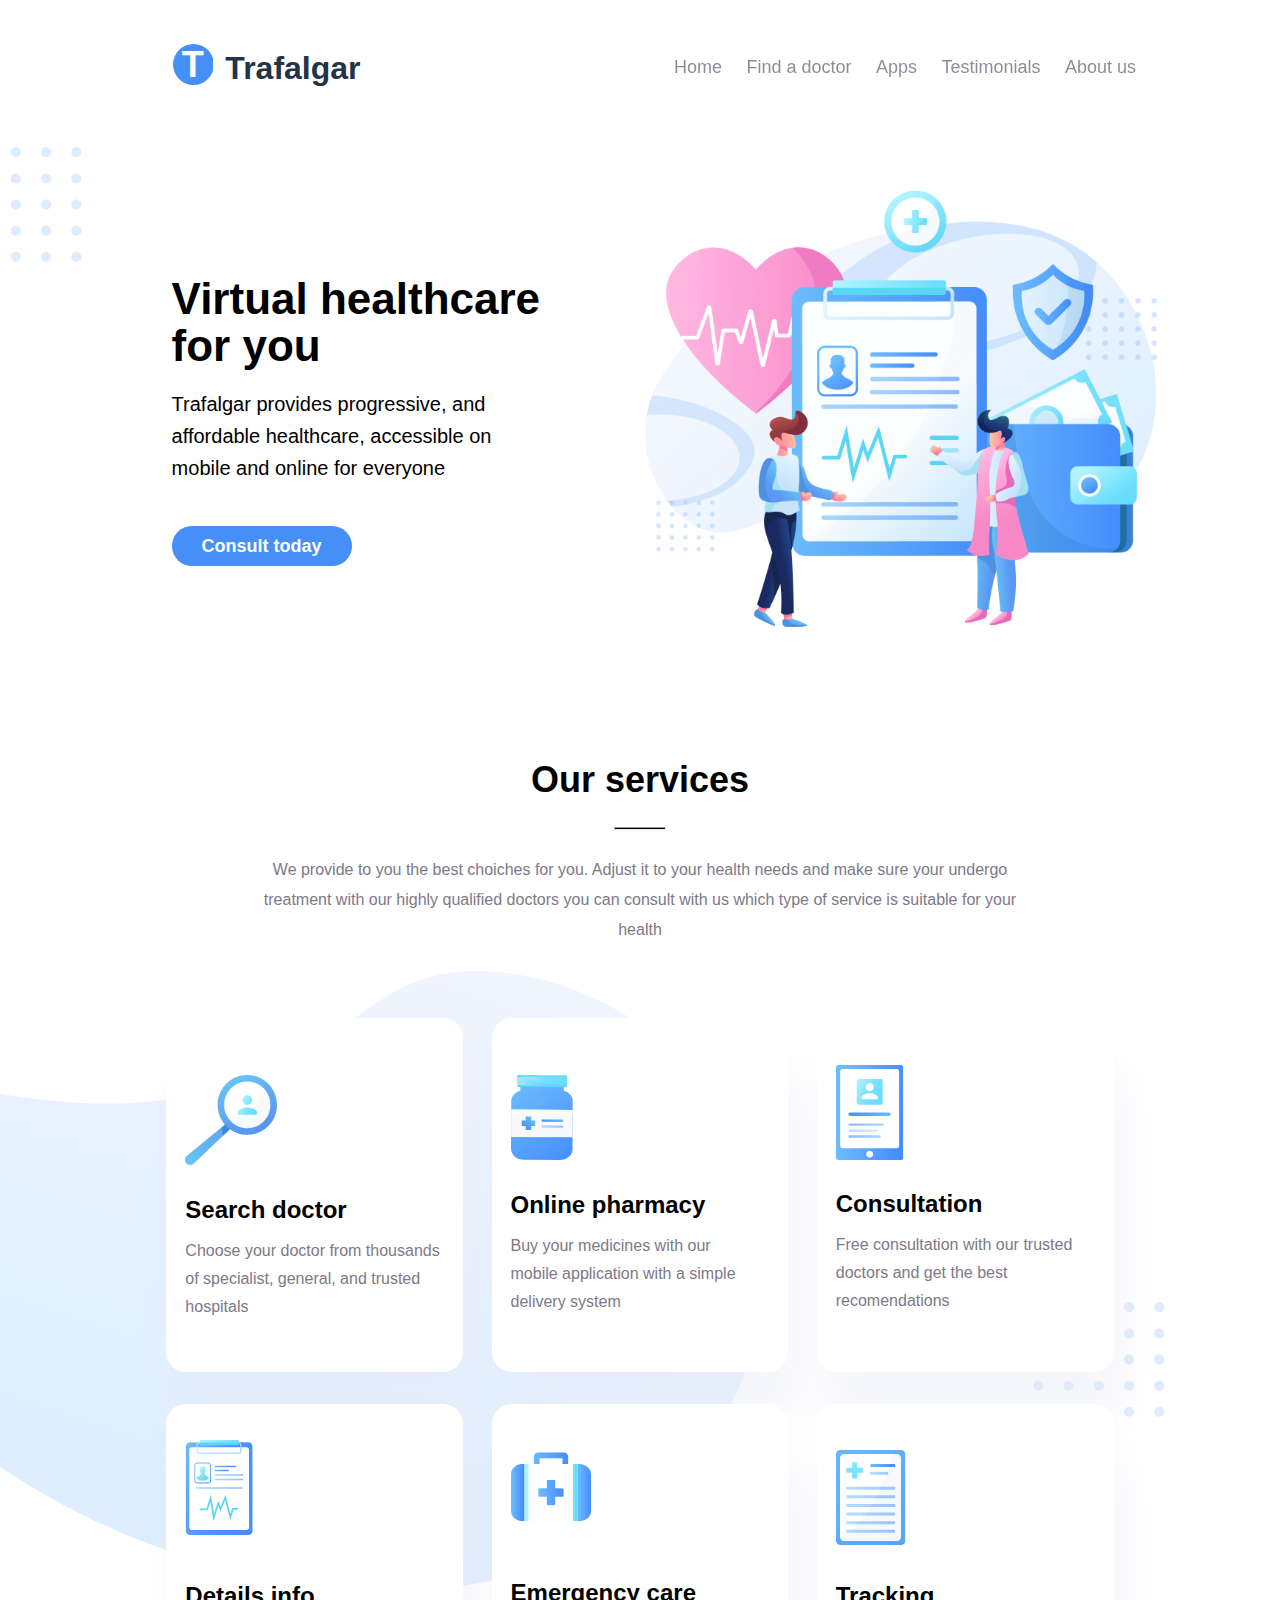
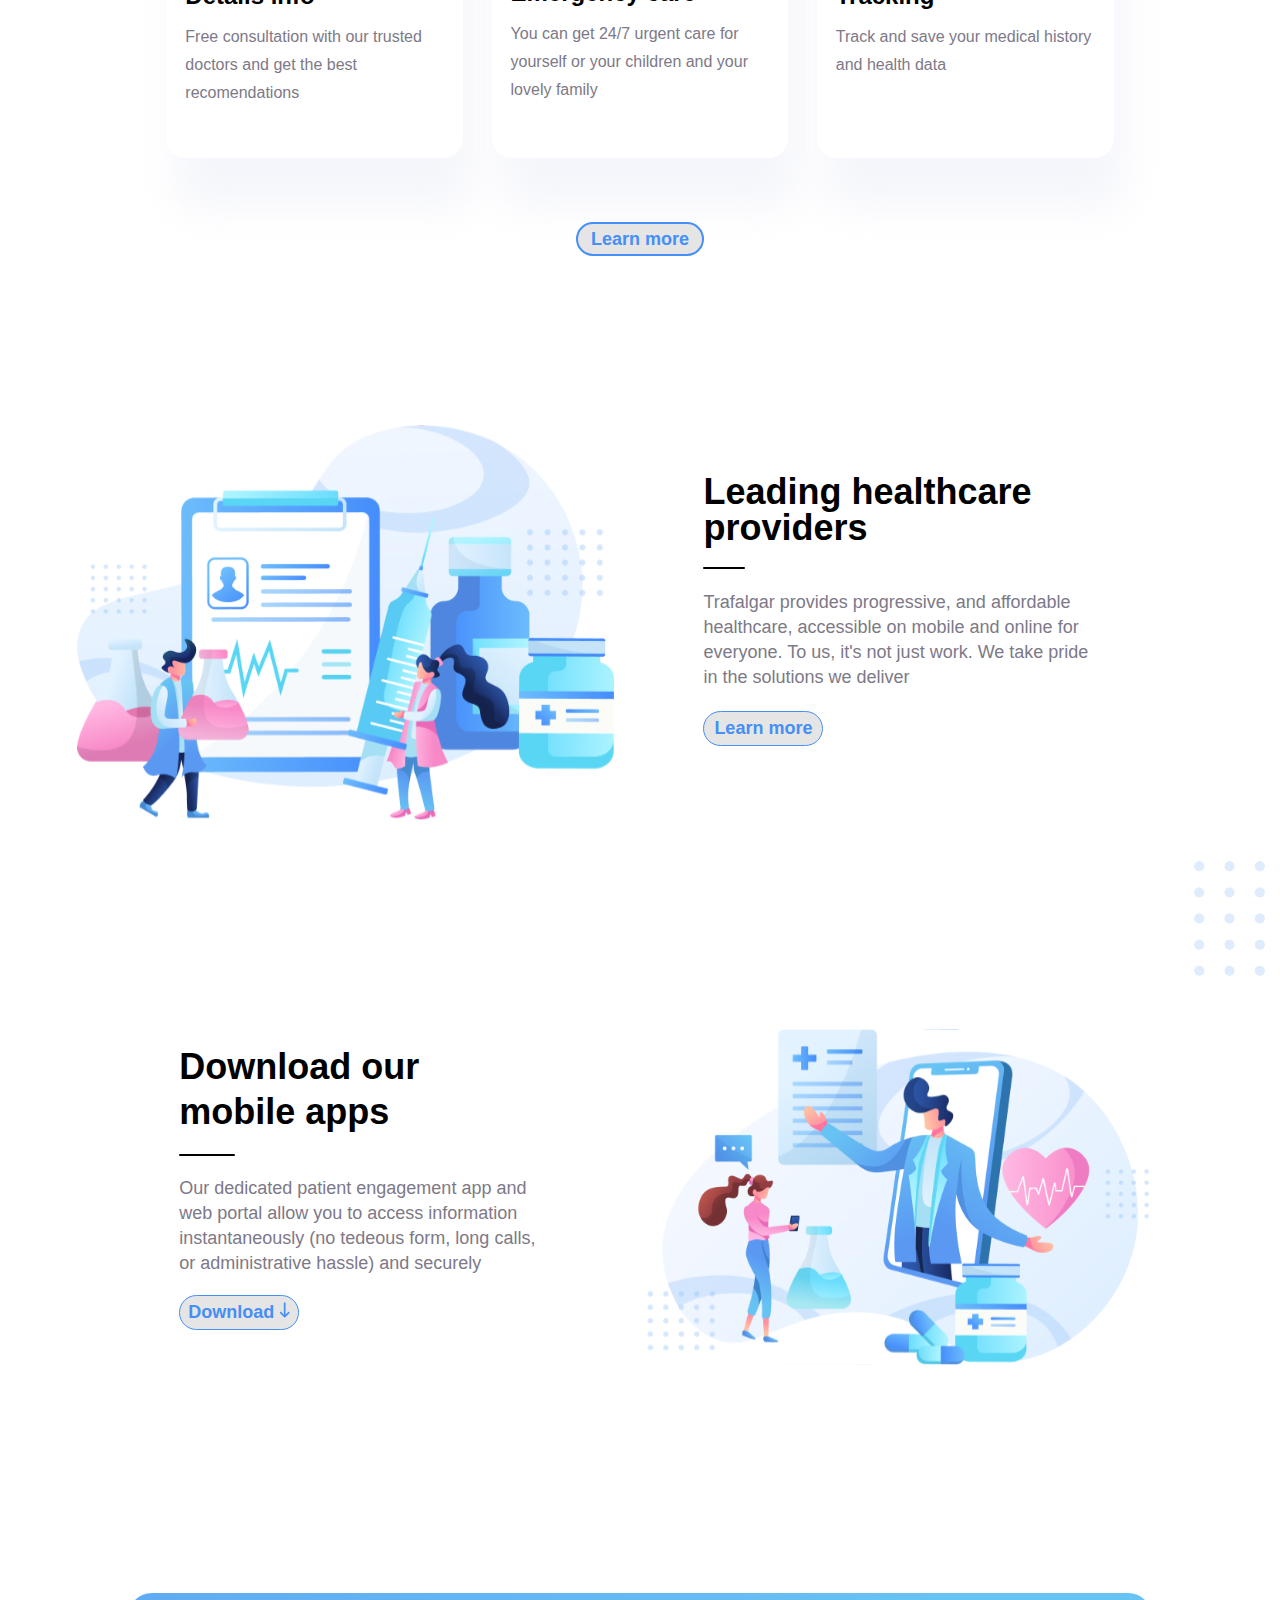
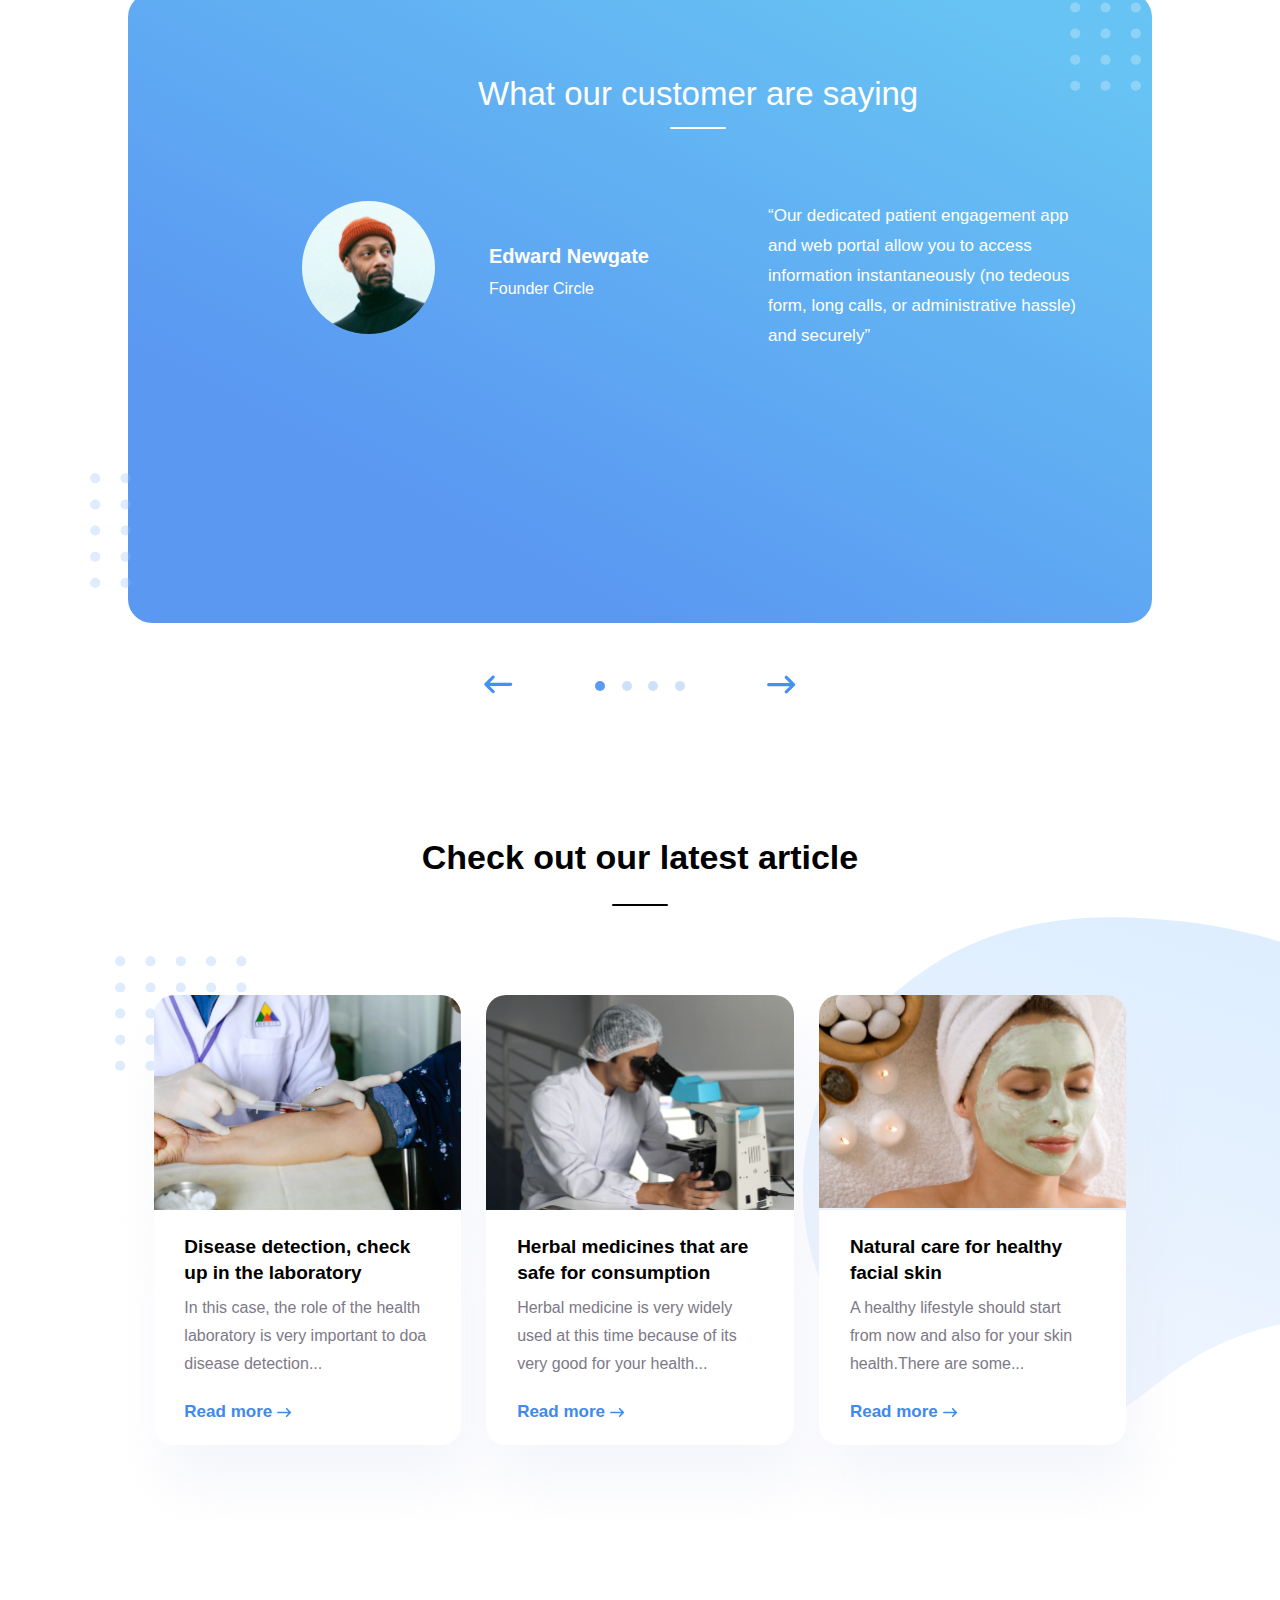
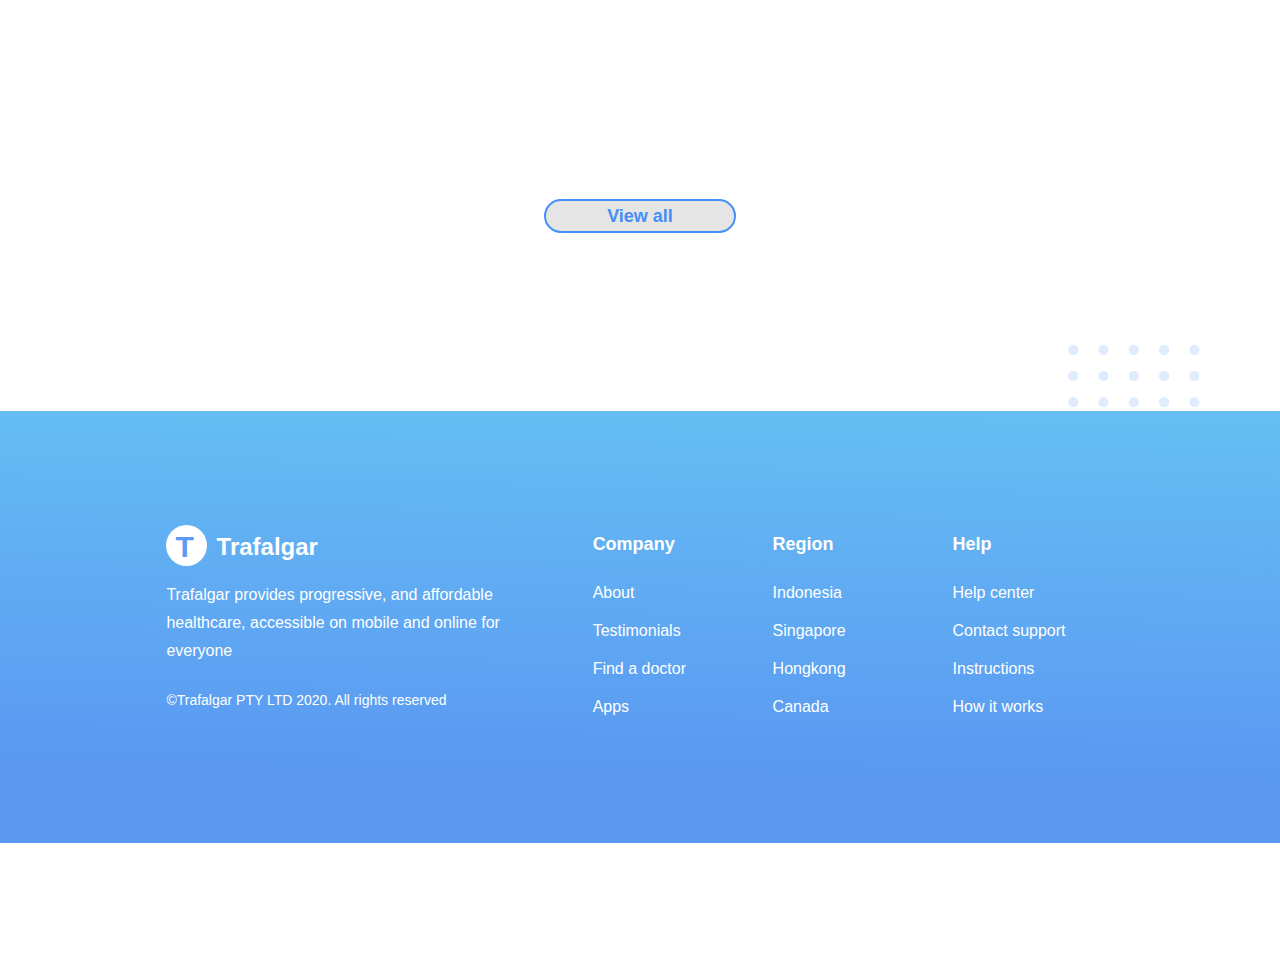
<file: index.html>
<!DOCTYPE html>
<html lang="en">
<head>
    <meta charset="UTF-8">
    <meta http-equiv="X-UA-Compatible" content="IE=edge">
    <meta name="viewport" content="width=device-width, initial-scale=1.0">
    <title>Trafalgar</title>
    <link rel="shortcut icon" href="./Images/HERO/favicon.svg" type="image/x-icon">
    <link rel="stylesheet" href="./index.css">   
</head>
<body>
    <nav>
     <div class="logocont">
      <h2>T</h2>
     </div>
      <h1>Trafalgar</h1>
        <div class="menu">
            <label for="toggle">&#9776;</label>
            <input type="checkbox" id="toggle">
            <div class="clicklinks">
                <a href="#"><span class="span1">Home</span></a>
                <a href="./signup.html" target="_blank">Find a doctor</a>
                <a href="#">Apps</a>
                <a href="#">Testimonials</a>
                <a href="#">About us</a>
            </div>
        </div>
    </nav>
    <header>
        <div class="heroelement">
            <img src="./Images/HERO/heroelement.svg" alt="element">
        </div>
        <div class="herocontent">
            <h1>Virtual healthcare for you</h1>
            <p>Trafalgar provides progressive, and affordable healthcare, accessible on mobile and online for everyone</p>
            <button> <a href="./signup.html" target="_blank">Consult today</a></button>
        </div>
        <div class="heroimg">
            <img src="./Images/HERO/heroimage.svg" alt="hero image">
        </div>
    </header>
    <div class="subheader">
        <h2>Our services</h2>
        <hr>
        <p>We provide to you the best choiches for you. Adjust it to your health needs and make sure your undergo treatment with our highly qualified doctors you can consult with us which type of service is suitable for your health</p>
    </div>
    <div class="pre1sec">
        <section class="section1">
            <div class="subsec1">
                <div class="search">
                    <img src="./Images/SEC1/searchdoctorframe.svg" alt="search frame">
                    <h4>Search doctor</h4>
                    <p>Choose your doctor from thousands<br>of specialist, general, and trusted hospitals</p>
                </div>
                <div class="online">
                    <img src="./Images/SEC1/onlinepharmacyframe.svg" alt="pharmacy frame">
                    <h4>Online pharmacy</h4>
                    <p>Buy  your medicines with our<br> mobile application with a simple<br> delivery system</p>
                </div>
                <div class="consult">
                    <img src="./Images/SEC1/consultationframe.svg" alt="consultation frame">
                    <h4>Consultation</h4>
                    <p>Free consultation with our trusted doctors and get the best<br> recomendations</p>
                </div>
            </div>
            <div class="subsec12">
                <div class="data">
                    <img src="./Images/SEC1/detainfo.svg" alt="detail">
                    <h4>Details info</h4>
                    <p>Free consultation with our trusted doctors and get the best<br> recomendations</p>
                </div>
                <div class="gencare">
                    <img src="./Images/SEC1/Emergcare.svg" alt="emergency">
                    <h4>Emergency care</h4>
                    <p>You can get 24/7 urgent care for<br> yourself or your children and your<br> lovely family</p>
                </div>
                <div class="trak">
                    <img src="./Images/SEC1/Track.svg" alt="Tracking">
                    <h4>Tracking</h4>
                    <p>Track and save your medical history<br> and health data </p>
                </div>
            </div>
            <div class="subsec12butt">
                <button> <a href="./signup.html" target="_blank">Learn more</a></button>
            </div>
        </section>
    </div>
    <section class="section2">
        <div class="sec2imgcont">
            <img src="./Images/SEC1/onlyimg1s2.svg" alt="image">
        </div>
        <div class="sec2content">
            <h3>Leading healthcare<br> providers</h3>
            <hr>
            <p>Trafalgar provides progressive, and affordable healthcare, accessible on mobile and online for everyone. To us, it's not just work. We take pride<br> in the solutions we deliver</p>
            <button><a href="./signup.html" target="_blank"> Learn more</a></button>
        </div>
    </section>
    <div class="subsec21">
        <img src="./Images/SEC1/elements1s2.svg" alt="elements">
    </div>
    <section class="section3">
        <div class="subsec31">
            <h3>Download our<br> mobile apps</h3>
            <hr>
            <p>Our dedicated patient engagement app and<br> web portal allow you to access information<br> instantaneously (no tedeous form, long calls,<br> or administrative hassle) and securely</p>
            <button>
                Download
                <img src="./Images/SEC1/arrowdown1s3.svg" alt="arrow">
            </button>
        </div>
        <div class="subsec32">
            <img src="./Images/SEC1/trafalgar-illustration1s3.svg" alt="image">
        </div>
    </section>
    <div class="presec4">
        <section class="section4"> 
            <div class="undertext">
            <h3>What our customer are saying</h3>
            <hr>
            </div>
            <img id="firstele" src="./Images/SEC1/element1s4.svg" alt="eee22">
            <div class="subsec4">
                <div class="subsec4img">
                    <img src="./Images/SEC1/profileimg1s4.svg" alt="profile photo">
                </div> 
                <div class="ednew">
                    <h5>Edward Newgate</h5>
                    <p>Founder Circle</p>
                </div>
                <div class="dedour">
                    <p>“Our dedicated patient engagement app and web portal allow you to access information instantaneously (no tedeous form, long calls, or administrative hassle) and securely”</p>
                </div>
            </div>
        </section>   
        <div class="prosec404"></div>
    </div>
    <div class="subsec041">
        <div>
            <img src="./Images/SEC1/arrowback1s4.svg" alt="aaa">
        </div>
        <div class="arrows">
            <img src="./Images/SEC1/Ellipse1s4.svg" alt="ee1">
            <img src="./Images/SEC1/Ellipse2s4.svg" alt="ee2">
            <img src="./Images/SEC1/Ellipse3s4.svg" alt="ee3">
            <img src="./Images/SEC1/Ellipse4s4.svg" alt="ee4">
        </div>
        <div>
            <img src="./Images/SEC1/arrowfront1s4.svg" alt="aff">
        </div>    
    </div>
    <div class="subsec042">
        <h2>Check out our latest article</h2>
        <hr>
    </div>
    <div class="subsec05">
        <section class="section05">
            <div >
                <div class="imgcont">
                    <div>
                        <img src="./Images/SEC1/image1s5.svg" alt="sh">
                    </div>
                    <div>
                        <img src="./Images/SEC1/image2s5.svg" alt="wy">
                    </div>
                    <div>
                        <img src="./Images/SEC1/image3s5.svg" alt="hy">
                    </div>
                </div>
                <div class="txtcont">
                    <div>
                        <div class="disdec">
                            <h5>Disease detection, check up in the laboratory</h5>
                            <p>In this case, the role of the health laboratory is very important to doa disease detection...</p>
                            <button>
                                Read more
                                <img src="./Images/SEC1/fowardarrow1s5.svg" alt="">
                            </button>
                        </div>
                    </div>
                    <div>
                        <div class="herbmed">
                            <h5>Herbal medicines that are safe for consumption</h5>
                            <p>Herbal medicine is very widely used at this time because of its very good for your health...</p>
                            <button>
                                Read more
                                <img src="./Images/SEC1/fowardarrow1s5.svg" alt="">
                            </button>
                        </div>
                    </div>   
                    <div> 
                        <div class="natcare">
                            <h5>Natural care for healthy facial skin</h5>
                            <p>A healthy lifestyle should start from now and also for your skin health.There are some...</p>
                            <button>
                                Read more
                                <img src="./Images/SEC1/fowardarrow1s5.svg" alt="">
                            </button>
                        </div>    
                    </div>
                </div>
            </div>
        </section>
    </div>
    <div class="subsec115">
        <button>View all</button>
    </div>
    <div class="prelastsec"></div>
    <section class="lastsec">
            <div class="lastsec016">
                <div class="sublastsec06">
                    <div class="lastsec036">
                        <h4>T</h4>
                        <h5>Trafalgar</h5>
                    </div>
                    <p>Trafalgar provides progressive, and affordable healthcare, accessible on mobile and online for everyone</p>
                    <p>©Trafalgar PTY LTD 2020. All rights reserved</p>
                </div>
                <div class="companycont">
                    <h6>Company</h6>
                    <p>About</p>
                    <p>Testimonials</p>
                    <p> Find a doctor</p>
                    <p>Apps</p>
                </div>
                <div class="regioncont">
                    <h6>Region</h6>
                    <p>Indonesia</p>
                    <p> Singapore</p>
                    <p>Hongkong</p>
                    <p>Canada</p>
                </div>
                <div class="helpcont">
                    <h6>Help</h6>
                    <p>Help center</p>
                    <p>Contact support</p>
                    <p>Instructions</p>
                    <p>How it works</p>
                </div>
            </div>
            <img src="./Images/SEC1/elements2s6.svg" alt="kkk">
    </section>
    <script>
        alert("Hello, World")
    </script>
</body>
</html>
</file>
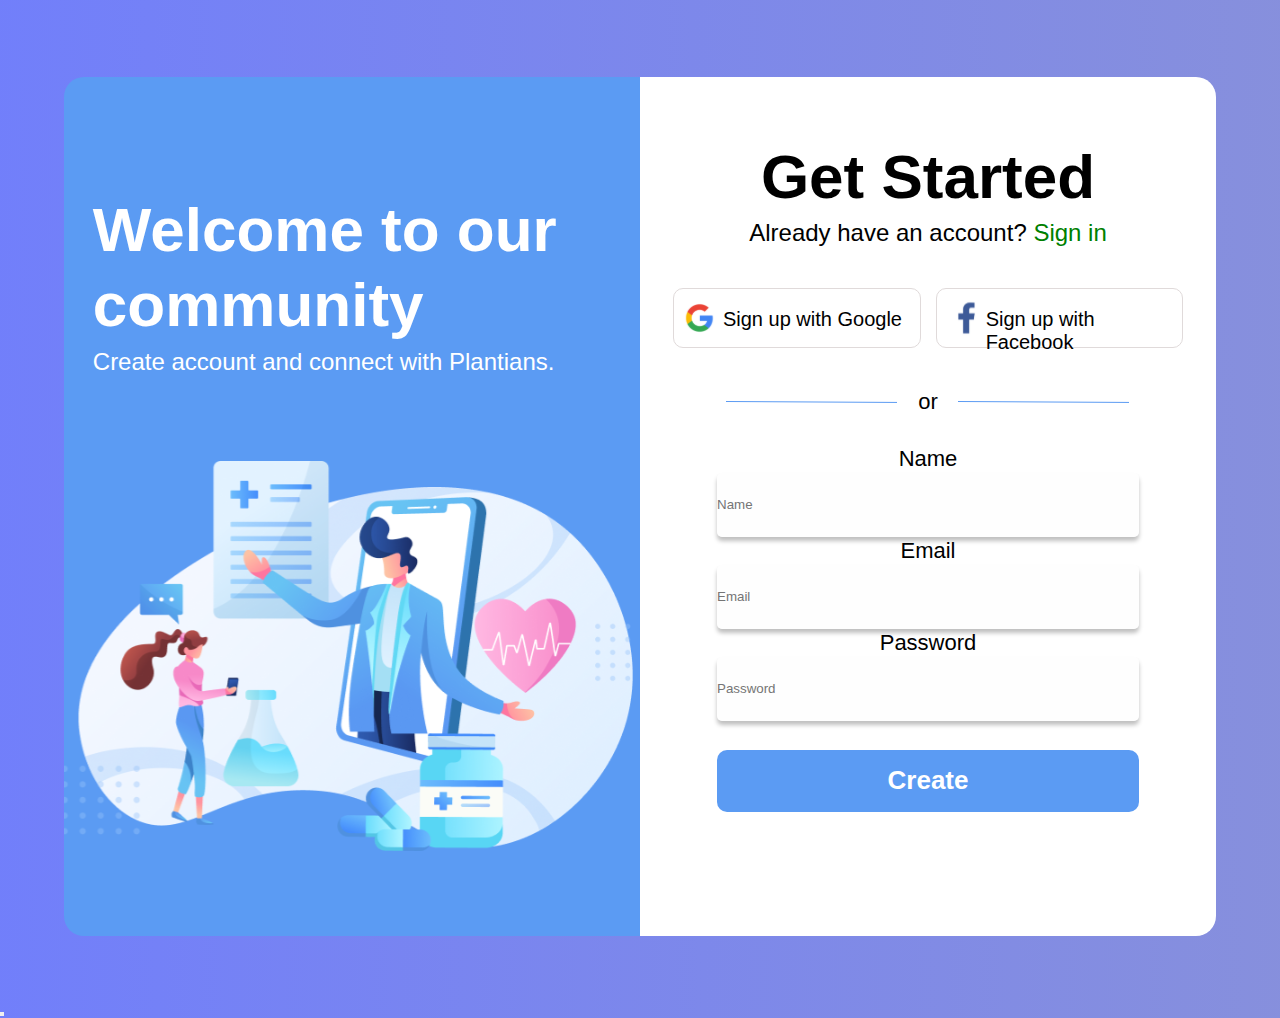
<file: sign up.html>
<!DOCTYPE html>
<html lang="en">
<head>
    <meta charset="UTF-8">
    <meta http-equiv="X-UA-Compatible" content="IE=edge">
    <meta name="viewport" content="width=device-width, initial-scale=1.0">
    <title>Trafalgar</title>
    <link rel="stylesheet" href="./sign up.css">
    <link rel="shortcut icon" href="./Images/HERO/favicon.svg" type="image/x-icon">
</head>
<body>
    <div class="subbody">
        <div class="secbody01">
            <h1>Welcome to our community</h1>
            <p>Create account and connect with Plantians.</p>
            <div class="subsecbody001">
                <img src="./Images/SEC2/trafalgar-sign up.svg" alt="chk">
            </div>
        </div>
        <div class="getstart">
            <div class="substart">
                <h1>Get Started</h1>
                <p>Already have an account? <span>Sign in</span></p>
            </div>
            <div class="signuplinks">
                <div class="subsignuplinks01">
                    <p>Sign up with Google</p>
                </div>
                <div class="subsignuplinks02">
                    <p>Sign up with Facebook</p>
                </div>
            </div>
            <div class="lineor">
                <img src="./Images/SEC2/L1 sign up.svg" alt="lll">
                <p>or</p>
                <img src="./Images/SEC2/L2 signs up.svg" alt="uuu">
            </div>
            <form>
                <h1>Name</h1>
                <div class="subform">
                <input type="text" class="inputbox" placeholder="Name">
                </div>
                <h1>Email</h1>
                <div>
                    <input type="email" class="inputbox" placeholder="Email">
                </div>
                <h1>Password</h1>
                <div> 
                    <input type="password" class="inputbox" placeholder="Password">
                </div>
                <button class="buttcont">Create</button>
            </form>
            <div >
                
            </div>
        </div>
    </div>
</body>
</html>

<button></button>
</file>
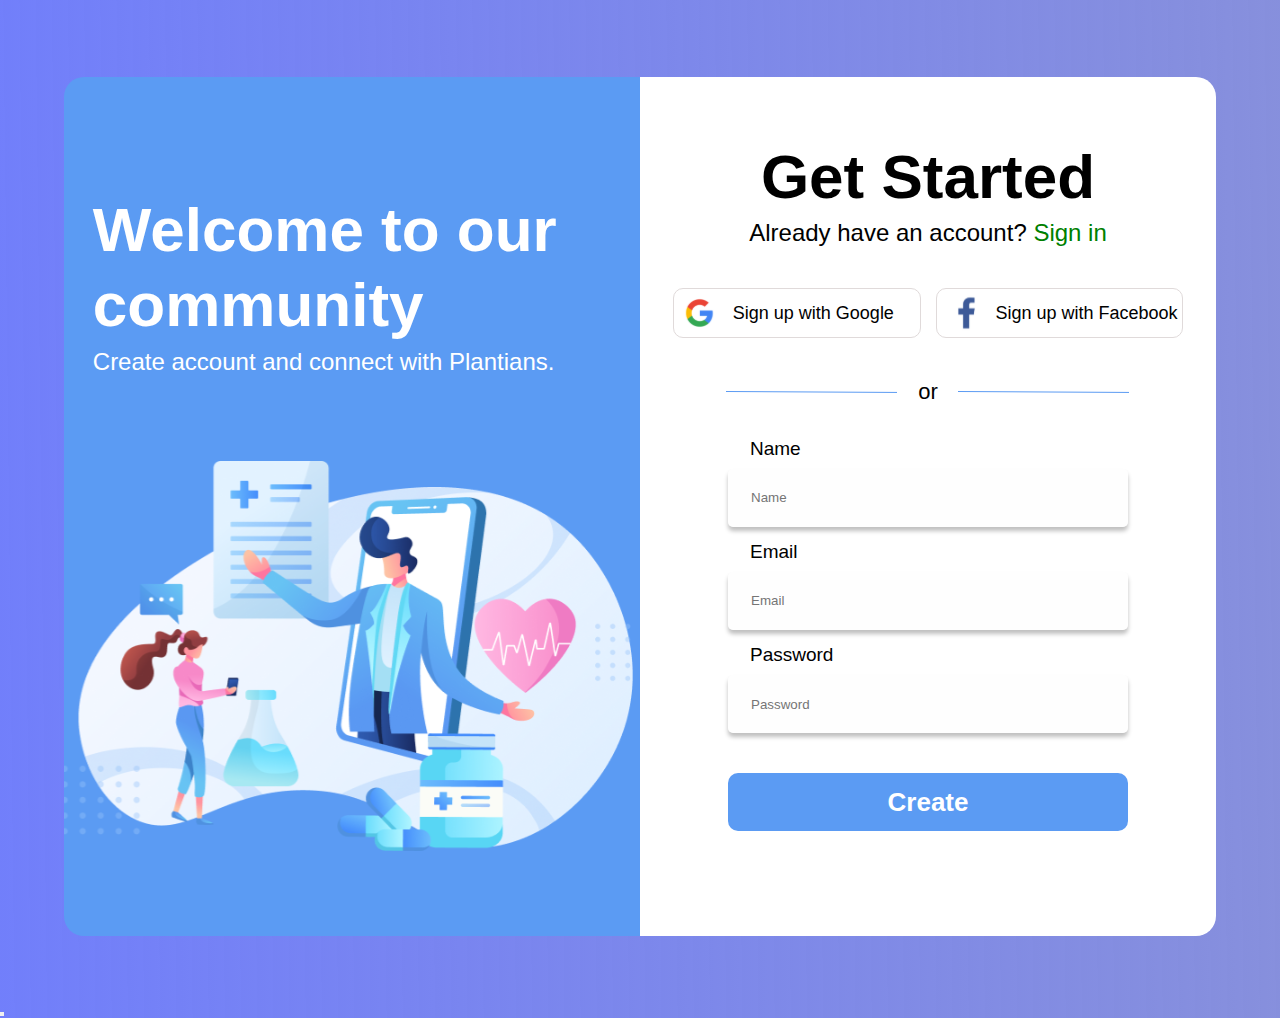
<file: signup.html>
<!DOCTYPE html>
<html lang="en">
<head>
    <meta charset="UTF-8">
    <meta http-equiv="X-UA-Compatible" content="IE=edge">
    <meta name="viewport" content="width=device-width, initial-scale=1.0">
    <title>Trafalgar</title>
    <link rel="stylesheet" href="./signup.css">
    <link rel="shortcut icon" href="./Images/HERO/favicon.svg" type="image/x-icon">
</head>
<body>
    <div class="subbody">
        <div class="secbody01">
            <h1>Welcome to our community</h1>
            <p>Create account and connect with Plantians.</p>
            <div class="subsecbody001">
                <img src="./Images/SEC2/trafalgar-sign up.svg" alt="chk">
            </div>
        </div>
        <div class="getstart">
            <div class="substart">
                <h1>Get Started</h1>
                <p>Already have an account? <span>Sign in</span></p>
            </div>
            <div class="signuplinks">
                <div class="subsignuplinks01">
                    <p>Sign up with Google</p>
                </div> 
                <div class="subsignuplinks02">
                    <p>Sign up with Facebook</p>
                </div>
            </div>
            <div class="lineor">
                <img src="./Images/SEC2/L1 sign up.svg" alt="lll">
                <p>or</p>
                <img src="./Images/SEC2/L2 signs up.svg" alt="uuu">
            </div>
            <form>
                <h1>Name</h1>
                <input type="text" class="inputbox" placeholder="Name">
                <h1>Email</h1>
                <input type="email" class="inputbox" placeholder="Email">
                <h1>Password</h1>
                <input type="password" class="inputbox" placeholder="Password">
                <button class="buttcont">Create</button>
            </form>
        </div>
    </div>
</body>
</html>

<button></button>
</file>
<file: index.css>
*{
    margin: 0;
    padding: 0;
    box-sizing: border-box;
}
@import url('https://fonts.googleapis.com/css2?family=Mulish:wght@200;300;400&display=swap');

:root{
    --font-family-primary: 'Mulish', sans-serif;

    --font-size-normal: 18px;

    --font-weight-primary: 400;
    --font-weight-secondary: 700;

    --primary-color: #458FF6;
    --secondary-color: #FFFFFF;
} 
body{
    background-color: #FFFFFF;
    font-family: var(--font-family-primary);
}
                                  /* NAVIGATION */
nav{ 
    margin: 2% 2%;
    display: flex;
}
nav>h1{ 
    padding: 2% 0 0 1%;
    color: #233348;
    font-weight: var(--font-weight-secondary);
    font-family: var(--font-family-primary);
}
.logocont{
    background-image: url(./Images/HERO/backgroungimglogo.svg);  
    background-repeat: no-repeat; 
    width: 41px;
    height: 41px;
    color: #FFFFFF;
    font-size: 24px;
    font-style: normal;
    font-family: var(--font-family-primary);
    font-weight: var(--font-weight-secondary);
    padding-left: 0.7%;
    margin-left: 12%;
    margin-top: 1.5%;
}
.menu{
    text-align: right;
    height: 70px;
    width: 75%; 
} 
.menu>label{
    margin: 0 40px 0 0;
    font-size: 26px;
    line-height: 88px;  
    display: none; 
    width: 26px;
    float: right;
}
#toggle{
    display: none;
}
.clicklinks{
    padding-top: 3.5%;
    margin-right: 5%;
    padding-right: 6%;
} 
.clicklinks>a{
    clear: right;
    margin: 0 20px 0 0;
    text-decoration: none;
    color: #1F1534;
     opacity: 50%; 
    font-size: 18px;
    font-style: normal;
    font-family:var(--font-family-primary)
}
.clicklinks>a:hover{
    background-color: black;
    color: #FFFFFF;   
}
                                      /* HERO HEADER */                                      
 header{ 
    display: flex;
} 
.heroelement{
    margin-top: 2%;
}

.herocontent{
    padding-top: 12%;
     width: 30%;
    line-height: 56px;
    margin-left: 7%;
}
.herocontent>button>a{
    text-decoration: none;
    color: #FFFFFF;
}
.herocontent>h1{
    font-size: 44px;
    font-family: var(--font-family-primary);
    font-weight: var(--font-weight-secondary);
    font-style: normal;
    margin-bottom: 5%;
    line-height: 47px; 
}
.herocontent>p{
    font-weight: 300;
    font-family: var(--font-family-primary);
    font-style: normal;
    font-size: 20px;
    line-height: 32px; 
    margin-bottom: 9%;
}
.herocontent>button{
    background-color: var(--primary-color);
    width: 180px;
    height: 40px;
    font-family: var(--font-family-primary);
    color: var(--secondary-color);
    font-style: normal;
    font-size: 18px;
    font-weight: var(--font-weight-secondary);
    border-radius: 55px;
    border: none;
}
.herocontent>button:hover{
    background-color: #FFFFFF;
    color: #000000;
    border: 2px solid #000000;
}
.heroimg{
    width: 40%;
    height: 29%;
    margin-left: 7%;
    padding-top: 5%;
}
.heroimg>img{
    height: 100%;
    width: 100%;
}
                                     /* SUB HEADER  */
.subheader{ 
    text-align: center;
    margin-top: 10%;
    margin-bottom: 2%;
}
.subheader>h2{
    font-size: 36px;
    font-weight: var(--font-weight-secondary);
    font-family: var(--font-family-primary);
    font-style: normal;
    color: black;
}
.subheader>hr{
    margin: 2% 48%;
    height: 3px;
    border-radius: 5px;
    background-color: black;
}
.subheader>p{
    margin: 0% 20%;
    font-weight: 300;
    font-family: var(--font-family-primary);
    line-height: 30px;
    color: #7D7987;
}
                               /* SECTION 1 */
.section1{
    background-image: url(./Images/SEC1/linergradientbackgroud1s1.svg);
    width: 100%;
    background-repeat: no-repeat;
} 

.pre1sec{
    background-image: url(./Images/SEC1/element1s1.svg);
    background-repeat: no-repeat;
    background-position-x: 90%;
    background-position-y: 43%;
}

.subsec1{
    display: flex;
    margin: 0% 13%;
     gap: 3%; 
}  
.subsec1>div{
    width: 350px;
    height: 354px;
    background-color: #FFFFFF; 
    padding-top: 6%; 
    margin-top: 5%;
    padding-left: 2%; 
    border-radius: 20px;
    box-shadow: 10px 50px 40px 0px rgba(229, 233, 246, 0.4);
}
.search>img{
    margin-bottom: 5%;
} 
.search>h4{
    font-size: 24px;
    font-family: var(--font-family-primary);
    font-style: normal;
    color: #000000;
    font-weight: var(--font-weight-secondary);
    line-height: 54px;
} 
.search>p{
    color: #7D7987;
    font-family: var(--font-family-primary);
    font-size: 16px;
    font-style: normal;
    font-weight: 300;
    line-height: 28px;
} 
.online>img{
    margin-bottom: 5%;
}
.online>h4{
    font-size: 24px;
    font-family: var(--font-family-primary);
    font-style: normal;
    color: #000000;
    font-weight: var(--font-weight-secondary);
    line-height: 54px; 
} 
.online>p{
    color: #7D7987;
    font-family: var(--font-family-primary);
    font-size: 16px;
    font-style: normal;
    font-weight: 300;
    line-height: 28px;
}
.consult :nth-child(1){
    margin-bottom: 1%;
} 
.consult>img{
    position: relative;
    bottom: 10px;
}
.consult>h4{
    font-size: 24px;
    font-family: var(--font-family-primary);
    font-style: normal;
    color: #000000;
    font-weight: var(--font-weight-secondary);
    line-height: 54px;
} 
.consult>p{
    color: #7D7987;
    font-family: var(--font-family-primary);
    font-size: 16px;
    font-style: normal;
    font-weight: 300;
    line-height: 28px;
} 
.consult :nth-child(4){
    padding-left: 71%; 
    padding-top: 5%;
}
                                  /* SUBSEC 12 */
.subsec12{
    display: flex;
    margin: 2.5% 13%;
    gap: 3%;
} 
.subsec12>div{
    background-color: #FFFFFF;
    width: 350px;
    height: 354px;
    padding-left: 2%;
    border-radius: 20px; 
    padding-top: 7%;
    padding-left: 2%;
    justify-content: space-between;
    box-shadow: 10px 50px 40px 0px rgba(229, 233, 246, 0.4);
    transition: 1s;
}
.subsec12>div:hover{
    transform: scale(1.2)
}
.data>img{
    position: relative;
    bottom: 30px;
}
.data>h4{
    font-size: 24px;
    font-family: var(--font-family-primary);
    font-style: normal;
    color: #000000;
    font-weight: var(--font-weight-secondary);
    line-height: 54px;
} 
.data>p{
    color: #7D7987;
    font-family: var(--font-family-primary);
    font-size: 16px;
    font-style: normal;
    font-weight: 300;
    line-height: 28px;
} 
.gencare>img{
    position: relative;
    bottom: 20px;
}
.gencare>h4{
    font-size: 24px;
    font-family: var(--font-family-primary);
    font-style: normal;
    color: #000000;
    font-weight: var(--font-weight-secondary);
    line-height: 54px;
    padding-top: 7%;
}
.gencare>p{
    color: #7D7987;
    font-family: var(--font-family-primary);
    font-size: 16px;
    font-style: normal;
    font-weight: 300;
    line-height: 28px;
} 
.trak>img{
    position: relative;
    bottom: 20px;
}   
.trak>h4{
    font-size: 24px;
    font-family: var(--font-family-primary);
    font-style: normal;
    color: #000000;
    font-weight: var(--font-weight-secondary);
    line-height: 54px;
}
.trak>p{
    color: #7D7987;
    font-family: var(--font-family-primary);
    font-size: 16px;
    font-style: normal;
    font-weight: 300;
    line-height: 28px;
}
.subsec12butt{
    text-align: center;
    margin-bottom: 10%;
    margin-top: 5%;
}
.subsec12butt>button{
    background-color: #E5E5E5;
    color: #458FF6;
    font-family: var(--font-family-primary);
    font-size: 18px;
    font-style: normal;
    font-weight: var(--font-weight-secondary);
    line-height: 30px;
    border-radius: 20px;
    border:2px solid #458FF6;
    width: 10%;
}
.subsec12butt>button>a{
    text-decoration: none;
    color: #458FF6;
}
.subsec12butt>button:hover{
    background-color: #FFFFFF;
    color: #000000;
    border-color: #000000;
}
                                     /* SECTION 2 */
.section2{ 
    display: flex;
    gap: 7%;
}
.sec2imgcont{
    height: 477px;
    width: 650px;
    margin-left: 6%;
}
.sec2imgcont>img{
    width: 100%;
    height: 100%;
}
.sec2content{
    width: 40%;
    padding-top: 7%;
    margin-right: 12%;
}
.sec2content>h3{
    font-family: var(--font-family-primary);
    font-size: 36px;
    font-style: normal;
    font-weight: var(--font-weight-secondary);
    line-height: 36px;
    margin-bottom: 5%;
}
.sec2content>hr{
    width: 42px;
    margin-bottom: 5%;
    height: 2px;
    border-radius: 10px;
    background-color: #000000;
    border: none;
}
.sec2content>p{
    font-family:var(--font-family-primary);
    font-size: 18px;
    font-style: normal;
    font-weight: 300;
    line-height: 25px;
    color: #7D7987;
    margin-bottom: 5%;
}
.sec2content>button{
    height: 35px;
    width: 120px;
    border-radius: 55px;
    font-family: var(--font-family-primary);
    font-size: 18px;
    font-style: normal;
    font-weight: var(--font-weight-secondary);
    background-color: #E5E5E5;
    color: #458FF6;
    border: 1px solid #458FF6; 
}
.sec2content>button>a{
    text-decoration: none;
    color: #458FF6;
}
.sec2content>button:hover{
    background-color: #FFFFFF;
    color: #000000;
    border-color: #000000;
} 
.subsec21{
    text-align: right;
}
                                        /*  SECTION 3 */
.section3{
    display: flex;
    gap: 5%;
}
.subsec31{
    width: 40%;
    margin-left: 14%;
    padding-top: 5%;
}
.subsec31>h3{
    font-size: 36px;
    font-style: normal;
    font-weight: var(--font-weight-secondary);
    line-height: 45px;
    color: #000000;
    margin-bottom: 5%;
}
.subsec31>hr{
    height: 2px;
    width: 56px;
    border-radius: 6px;
    border: none;
    background-color: #000000;
    margin-bottom: 5%;
}
.subsec31>p{
    font-size: 18px;
    font-style: normal;
    font-weight: 300;
    line-height: 25px;
    color: #7D7987;
    margin-bottom: 5%;
}
.subsec31>button{
    height: 35px;
    width: 120px;
    border-radius: 55px;
    font-family: var(--font-family-primary);
    font-size: 18px;
    font-style: normal;
    font-weight: var(--font-weight-secondary);
    background-color: #E5E5E5;
    color: #458FF6;
    border: 1px solid #458FF6;
}
.subsec32{
    height: 434px;
    width: 665px;
    margin-right: 10%;
}
.subsec32>img{
    height: 100%;
    width: 100%;
} 
                                             /*  SECTION 4 */
.section4{
    position: relative;
    background-image: linear-gradient(208.18deg, #67C3F3 9.05%, #5A98F2 76.74%);
    background-repeat: no-repeat;
    height: 70vh;
    width: 80%;
    margin-left: 10%;
    margin-top: 14%;
    border-radius: 24px;
}
.presec4{
    position: relative; 
}
.prosec404{
    background-image: url(./Images/SEC1/elements2s4.svg);
    background-repeat: no-repeat;
    width: 60px;
    height: 180px;
    position: absolute;
    bottom: -30px;
    left: 90px;
}
.undertext{
    position: absolute;
    left: 350px;
    top: 82px;
} 
.undertext>h3{
    text-align: center;
    font-size: 33px;
    font-style: normal;
    font-weight: var(--font-family-primary);
    color: #FFFFFF;
}
.undertext>hr{
    background: #FFFFFF;
    width: 3.5em;
    height: 2px;
    margin: 3% auto;
    border: none;
    border-radius: 6px;
}
 #firstele{
    position: absolute;
    right: -50px;
    top: -17px;
} 
.subsec4{
    display: flex;
}
.subsec4img{
    padding-left: 17%;
}
.subsec4>div{
    width: 20em;
    margin-top: 13em;
}
.subsec041{
    margin-top: 4%;
    display: flex;
    justify-content: center;
    gap: 6%;
}
.arrows>img{
    margin: 6px; 
} 
.ednew{
    padding-left: 4%;
    padding-top: 3%;
}
.ednew>h5{
    color: #FFFFFF;
    font-family: var(--font-family-primary);
    font-size: 20px;
    font-style: normal;
    font-weight: 700;
    line-height: 48px;
}
.ednew>p{
    color: #FFFFFF;
    font-family: var(--font-family-primary);
    font-size: 16px;
    font-style: normal;
    font-weight: 400;
}
.dedour>p{
    color: #FFFFFF;
    font-family: var(--font-family-primary);
    font-size: 17px;
    font-style: normal;
    font-weight: 400;
    line-height: 30px;
}
.subsec042{
    text-align: center;
    margin-top: 10%;
}
.subsec042>h2{
    font-family: var(--font-family-primary);
    font-size: 34px;
    font-style: normal;
    font-weight: 700;
    line-height: 56px;
    color: #000000;
}
.subsec042>hr{
    height: 2px;
    width: 56px;
    border-radius: 5px;
    border: none;
    background-color: #000000;
    margin: 0% auto;
    margin-top: 1.5%; 

}
                                /* SECTION 5 */
.subsec05{
    background-image: url(./Images/SEC1/element1s5.svg);
    background-repeat: no-repeat;
    background-position-x: 115px; 
    background-position-y: 50px; 
    height: 85vh;
}
.section05{
    background-image: url(./Images/SEC1/background1s5.svg);
    background-repeat: no-repeat;
    background-position: right;
    padding-top: 7%;

}
.imgcont{
    display: flex;
    width: 100%; 
    justify-content: center;
    gap: 2%;
}
.imgcont>div{
    width: 24%;
    box-shadow: 10px 40px 50px rgba(229, 233, 246, 0.4);
}
.imgcont>div>img{
    border-top-left-radius: 20px;
    border-top-right-radius: 20px;
    width: 100%;
    height: 100%;
}
.txtcont{
    display: flex;
    justify-content: center;
    gap: 2%;
}
.txtcont>div{
    width:24%;
    padding-left: 0%;
    background-color: #FFFFFF;
    border-bottom-left-radius: 20px;
    border-bottom-right-radius: 20px;
    box-shadow: 10px 40px 50px rgba(229, 233, 246, 0.4);;
}
.disdec{
    width: 90%;
    padding-left: 10%;
    margin-top: 8%;
}
.disdec>h5{
    font-family: var(--font-family-primary);
    font-size: 19px;
    font-style: normal;
    font-weight: 700;
    line-height: 26px;
    color: #000000;
    margin-bottom: 3%;
}
.disdec>p{
    font-family: var(--font-family-primary);
    font-size: 16px;
    font-style: normal;
    font-weight: 300;
    line-height: 28px;
    color:#7D7987;
    margin-bottom: 8%;
}
.disdec>button{
    font-family: var(--font-family-primary);
    font-size: 17px;
    font-style: normal;
    font-weight: 600;
    line-height: 28px;
    color: #4089ED;
    border: none;
    background-color: #FFFFFF;
    margin-bottom: 8%;
}
.herbmed{
    width: 90%;
    padding-left: 10%;
    margin-top: 8%;
}
.herbmed>h5{
    font-family: var(--font-family-primary);
    font-size: 19px;
    font-style: normal;
    font-weight: 700;
    line-height: 26px;
    color: #000000;
    margin-bottom: 3%;
}
.herbmed>p{
    font-family: var(--font-family-primary);
    font-size: 16px;
    font-style: normal;
    font-weight: 300;
    line-height: 28px;
    color:#7D7987;
    margin-bottom: 8%;
}
.herbmed>button{
    font-family: var(--font-family-primary);
    font-size: 17px;
    font-style: normal;
    font-weight: 600;
    line-height: 28px;
    color: #4089ED;
    border: none;
    background-color: #FFFFFF;
    margin-bottom: 8%;
}
.natcare{
    width: 90%;
    padding-left: 10%;
    margin-top: 8%;
}
.natcare>h5{
    font-family: var(--font-family-primary);
    font-size: 19px;
    font-style: normal;
    font-weight: 700;
    line-height: 26px;
    color: #000000;
    margin-bottom: 3%;
}
.natcare>p{
    font-family: var(--font-family-primary);
    font-size: 16px;
    font-style: normal;
    font-weight: 300;
    line-height: 28px;
    color:#7D7987;
    margin-bottom: 8%;
}
.natcare>button{
    font-family: var(--font-family-primary);
    font-size: 17px;
    font-style: normal;
    font-weight: 600;
    line-height: 28px;
    color: #4089ED;
    border: none;
    background-color: #FFFFFF;
    margin-bottom: 8%;
}
.subsec115{
    text-align: center;
    margin-bottom: 7%;
}
.subsec115>button{
    background-color: #E5E5E5;
    color: #458FF6;
    font-family: var(--font-family-primary);
    font-size: 18px;
    font-style: normal;
    font-weight: var(--font-weight-secondary);
    line-height: 30px;
    border-radius: 20px;
    border:2px solid #458FF6;
    width: 15%;
    margin-top: 10%;
    margin-bottom: 1.5%;
}
.subsec115>button:hover{
    background-color: #FFFFFF;
    color: #000000;
    border-color: #000000;
}
                                         /* SECTION 6 */
.prelastsec{
    background-image: url(./Images/SEC1/element1s6.svg);
    height: 70px;
    width: 100%;
    background-repeat: no-repeat;
    background-position: 93%;
}                                         
.lastsec{
    background-image: url(./Images/SEC1/bg1s6.svg);
    background-repeat: no-repeat;
}
.lastsec016{
    display: flex;
    margin: 0% 13% 0% 13%;
    height: 50vh;
    padding-top: 8%; 
}
.lastsec016>div{
    width: 20%;
}
.lastsec016 :nth-child(1){
    width: 40%;
}
.sublastsec06> :nth-child(2){
    color: #FFFFFF;
    font-family: var(--font-family-primary);
    font-size: 16px;
    font-style: normal;
    font-weight: 300;
    line-height: 28px;
    margin-bottom: 7%;
}
.sublastsec06> :nth-child(3){
    color: #FFFFFF;
    font-family: var(--font-family-primary);
    font-size: 14px;
    font-style: normal;
    font-weight: 300;
}
.lastsec036{
    background-image: url(./Images/SEC1/Ellipse1s6.svg);
    background-repeat: no-repeat;
    display: flex;
    height: 41px;
    width: 41px;
    position: 45px;
    margin-bottom: 4%;
    margin-top: 3%;
}
.lastsec036>h4{
    padding-left: 6%;
    padding-top: 3%;
    color: #5B9BF3;
    font-family: var(--font-family-primary);
    font-size: 30px;
    font-style: normal;
    font-weight: 700;
} 

.lastsec036>h5{
    font-family: var(--font-family-primary);
    font-size: 24px;
    font-style: normal;
    font-weight: 700;
    color: #FFFFFF;
    padding-top: 5%;
}
.companycont{
    padding-left: 5%;
}
.helpcont{
    padding-left: 3%;
}
.regioncont{
    padding-left: 4%;
}
.companycont>h6{
    color: #FFFFFF;
    font-family: var(--font-family-primary);
    font-size: 18px;
    font-style: normal;
    font-weight: 700;
    line-height: 60px;
}
.companycont>p{
    color: #FFFFFF;
    font-family: var(--font-family-primary);
    font-size: 16px;
    font-style: normal;
    font-weight: 300;
    line-height: 38px;
}
.regioncont>h6{
    color: #FFFFFF;
    font-family: var(--font-family-primary);
    font-size: 18px;
    font-style: normal;
    font-weight: 700;
    line-height: 60px;
}
.regioncont>p{
    color: #FFFFFF;
    font-size: 16px;
    font-style: normal;
    font-weight: 300;
    line-height: 38px;
    font-family: var(--font-family-primary);
}
.helpcont>h6{
    color: #FFFFFF;
    font-family: var();
    font-size: 18px;
    font-style: normal;
    font-weight: 700;
    line-height: 60px;
}
.helpcont>p{
    color: #FFFFFF;
    font-family: var(--font-family-primary);
    font-size: 16px;
    font-style: normal;
    font-weight: 300;
    line-height: 38px;
}
                                            /* RESPONSIVE DESIGN */

@media  (max-width: 1024px){
    .subsec12butt>button{
        width: 150px;
        height: 40px;
    }
    .undertext>h3{
        position: relative;
        right: 140px;
    }
    .undertext>hr{
        position: relative;
        right: 140px;
    }
    .lastsec036>h5{
        padding-left: 20%;
    }
}
 @media (max-width: 768px){
    .logocont{
        width: 60px;
        margin-top: 3%;
    }
    .logocont>h2{
        margin-left: 6%;
    }
    nav>h1{
        margin-top: 1.5%;
        
    }
    .menu>label{
        display: block;
        cursor: pointer;
    }
    #toggle:checked + .clicklinks{ 
        display: block;
    }
    .clicklinks{
        text-align: center;
        width: 100%;
        display: none;
    }
    .clicklinks>a{
        display: block;
        border-bottom: 1px solid #1F1534 ;
        margin: 0;
        line-height: 70px;
    }
    .heroelement{
        margin-top: 15%;
        position: relative;
        top: 50px;
    }
    .herocontent>h1{
        font-size: 30px;
        line-height: 33px;
    }
    .herocontent>p{
        font-size: 18px;
        position: relative;
        top: 7px;
        line-height: 25px;
    }
    .heroimg{ 
        width: 70%; 
        position: relative;
        top: 20px;
    }
    .herocontent>button{
        width: 120px;
        font-size: 15px;
        height: 30px;
        position: relative;
    }
    .search>img{
        position: relative;
        left: 10px;
    }
    .search>h4{ 
        font-size: 20px;
        padding-top: 8%; 
    }
    .search>p{ 
        font-size: 16px;
    }
    .online>img{
        position: relative;
        top: 8px;
        left: 10px;
    }
    .online>h4{
        line-height: 30px;
        padding-top: 19%;
        font-size: 20px;
        padding-bottom: 8%;
    }
    .online>p{
        font-size: 16px;
    }
    .online>p>br{
        display: none;
    }
    .consult>img{
        position: relative;
        top: 9px;
        left: 10px;
    }
    .consult>h4{
        padding-top: 10%;
        font-size: 20px;
    }
    .consult>p{
        font-size: 16px;
    }
    .data>img{
        position: relative;
        top: 5px;
        left: 10px;
    }
    .data>h4{
        padding-top: 10%;
        font-size: 20px;
    }
    .data>p{
        font-size: 16px;
    }
    .gencare>img{
        position: relative;
        top: 10px;
        left: 10px;
    }
    .gencare>h4{
        padding-top: 18%;
        font-size: 20px;
    }
    .gencare>p{
        font-size: 16px;
    }
    .trak>img{
        position: relative;
        top: 10px;
        left: 10px;
    }
    .trak>h4{
        padding-top: 13%;
        font-size: 20px;
    }
    .trak>p{
        font-size: 16px;
    }
    .subsec12butt>button{ 
        width: 100px;
        font-size: 14px;
        height: 40px;
        margin-top: 7%;
    }
    .sec2imgcont{ 
        width: 130%;
        position: relative;
        bottom: 77px;
    }
    .sec2content{
        width: 100%;
        text-align: center;
        position: relative;
        bottom: 50px;
    }
    .sec2content>h3{
        font-size: 30px;
    }
    .sec2content>hr{
        margin: 0 auto;
    }
    .sec2content>p{
        font-size: 17px;
        margin-top: 3%;
    }
    .subsec21{
        position: relative;
        bottom: 140px;
    }
    .section3{ 
        position: relative;
        text-align: center;
    }
    .section3>div{
        width: 100%;
        padding: 0%;
        margin: 0%;
    }
    .subsec31{
        position: relative;
        bottom: 130px;
    }
    .subsec31>h3{
        font-size: 30px;
        line-height: 35px;
    }
    .subsec31>hr{
        margin: 0 auto;
        margin-bottom: 2%;
    }
    .subsec31>p{
        font-size: 17px;
    }
    .subsec32{
        position: relative;
        bottom: 190px;
        width: 130%;
    }
    .presec4{ 
        display: none;
    }
    .subsec041{
        display: none;
    } 
    .subsec042{
        position: relative;
        bottom: 300px;
    }
    .subsec042>h2{
        font-size: 30px;
    } 
    .subsec05{ 
        position: relative;
        bottom: 300px;
        height: 90vh;
    }
    .subsec115{
        position: relative;
        bottom: 320px;
    }
    .subsec115>button{
        width: 100px;
    }
    .prelastsec{ 
        position: relative;
        bottom: 350px;
    }
    .lastsec{ 
        position: relative;
        bottom: 348px;
    }
    body{
        height: 1200px;
    }
}

@media only screen and (max-width: 425px) {
    .logocont{
        width: 60px;
        margin-top: 5%;
    }
    body{
        height: 1200px;
    }
    header{
        display: block;
    }
    nav>h1{
        margin-top: 5%;
    }
    .logocont>h2{
        margin-left: 14%;
    }
    .menu>label{
        display: block;
        cursor: pointer;
    }
    .clicklinks{
        text-align: center;
        width: 100%;
        display: none;
    }
    .clicklinks>a{
        display: block;
        border-bottom: 1px solid #1F1534 ;
        margin: 0;
        line-height: 70px;
    }
    #toggle:checked + .clicklinks{ 
        display: block;
    }
    .heroelement{
        margin-top: 15%;
        position: relative;
        top: 50px;
    }
    .herocontent{
        width: 65%;
        position: relative;
        bottom: 170px;
        left: 90px;
    }
    .herocontent>h1{
        font-size: 30px;
        line-height: 35px;
        position: relative;
    }
    .herocontent>p{
        font-size: 18px;
        position: relative;
        bottom: 8px;
        line-height: 25px;
    }
    .herocontent>button{
        width: 120px;
        font-size: 15px;
        height: 30px;
        position: relative;
        bottom: 25px;
    }
    .heroimg{
        position: relative;
        width: 80%;
        height: 70%;
        top: -150px;
    }
    .subheader{
        margin: 0%;
        position: relative;
        bottom: 120px;
    }
    .section1{
        background-position: contain;
    }
    .subsec1{
        display: block;
    }
    .subsec1>div{
        gap: 0;
        width: 60%;
    }
    .search{
        position: relative;
        right: 40px;
    }
    .search>img{
        position: relative;
        top: 20px;
        left: 20px;
    }
    .search>h4{
        font-size: 20px;
        padding-top: 12%;
    }
    .search>p{
        font-size: 16px;
    }
    .search>p>br{
        display: none;
    }
    .online{
        position: relative;
        bottom: 370px;
        left: 165px;
    }
    .online>img{
        position: relative;
        top: 18px;
        left: 20px;
    }
    .online>h4{
        line-height: 30px;
        padding-top: 19%;
        font-size: 20px;
        padding-bottom: 8%;
    }
    .online>p{
        font-size: 16px;
    }
    .online>p>br{
        display: none;
    }
    .consult{
        position: relative;
        bottom: 370px;
        left: 165px;
    }
    .consult>img{
        position: relative;
        top: 18px;
        left: 20px;
    }
    .consult>h4{
        padding-top: 14%;
        font-size: 20px;
    }
    .consult>p{
        font-size: 16px;
        padding-top: 0%;
    }
    .consult>p>br{
        display: none;
    }
    .subsec12{
        display: block;
    }
    .subsec12>div{
        width: 60%;
        gap: 0%;
    }
    .data{
        position: relative;
        bottom: 734px;
        right: 40px; 
    }
    .data>img{
        position: relative;
        top: 18px;
        left: 20px;
    }
    .data>h4{
        padding-top: 17%;
        font-size: 20px;
    }
    .data>p{
        font-size: 16px;
    }
    .data>p>br{
        display: none;
    }
    .gencare{
        position: relative;
        bottom: 720px;
        right: 40px; 
    }
    .gencare>img{
        position: relative;
        top: 18px;
        left: 20px;
    }
    .gencare>h4{
        padding-top: 25%;
        font-size: 20px;
    }
    .gencare>p{
        font-size: 16px;
    }
    .gencare>p>br{
        display: none;
    }
    .trak{
        position: relative;
        bottom: 1072px;
        left: 165px; 
    }
    .trak>img{
        position: relative;
        top: 18px;
        left: 20px;
    }
    .trak>h4{
        padding-top: 13%;
        font-size: 20px;
    }
    .trak>p{
        font-size: 16px;
    }
    .trak>p>br{
        display: none;
    }
    .pre1sec{
        background-image: none;
    }
    .subsec12butt>button{
        position: relative;
        bottom: 1050px;
        width: 100px;
        font-size: 14px;
        height: 40px;
    }
    .section2{
        position: relative;
        bottom: 1150px;
        display: block;
    }
    .sec2imgcont{
        width: 85%;
        position: relative;
        top: 20px;
    }
    .sec2content{
        width: 100%;
        text-align: center;
        position: relative;
        bottom: 50px;
    }
    .sec2content>h3{
        font-size: 30px;
    }
    .sec2content>hr{
        margin: 0 auto;
    }
    .sec2content>p{
        font-size: 17px;
        margin-top: 3%;
    }
    .subsec21{
        position: relative;
        bottom: 1180px;
    }
    .section3{
        position: relative;
        bottom: 1200px;
        display: block;
        text-align: center;
    }
    .section3>div{
        width: 100%;
        padding: 0%;
        margin: 0%;
    }
    .subsec31{
        position: relative;
        top: 10px;
    }
    .subsec31>h3{
        font-size: 30px;
        line-height: 35px;
    }
    .subsec31>hr{
        margin: 0 auto;
        margin-bottom: 2%;
    }
    .subsec31>p{
        font-size: 17px;
    }
    .subsec32{
        position: relative;
        bottom: 30px;
    }
    .presec4{
        display: none;
    }
    .subsec041{
        display: none;
    } 
    .subsec042{
        position: relative;
        bottom: 1300px;
    }
    .subsec042>h2{
        font-size: 30px;
    } 
    .subsec05{
        position: relative;
        bottom: 1285px;
        height: 85vh;
    }
    .imgcont>div{
        width: 32%;
    }
    .txtcont>div{
        width: 32%;
    }
    .disdec>h5{
        font-size: 19px;
        line-height: 22px;
    }
    .disdec>p{
        font-size: 14px;
    }
    .herbmed>h5{
        font-size: 19px;
        line-height: 22px;
    }
    .herbmed>p{
        font-size: 14px;
    }
    .natcare>h5{
        font-size: 19px;
        line-height: 22px;
    }
    .natcare>p{
        font-size: 14px;
        padding-top: 10%;
    }
    .natcare>button{
        padding-top: 6%;
    }
    .subsec115{
        position: relative;
        bottom: 1300px;
    }
    .subsec115>button{
        width: 100px;
    }
    .prelastsec{
        position: relative;
        bottom: 1280px;
    }
    .lastsec{
        position: relative;
        bottom: 1280px;
    }
    .lastsec016{
        width: 100%;
        margin: 0;
        padding: 0;
    } 
    .lastsec036{
        background-image: none;
        background-image: url(./Ellipse9.png);
        background-position-x: 15px;
        background-position-y: 20px;
    }
    .lastsec036>h4{
        background-size: contain;
        font-size: 16px;
        position: relative;
        top: 22px;
        left: 15px;
    }
    .lastsec036>h5{
        position: relative;
        left: 25px;
        top: 20px;
    }
    .lastsec036>h5{
        font-size: 18px;
    }
    .sublastsec06> :nth-child(2){
        color: #FFFFFF;
        font-size: 13px;
        position: relative;
        top: 15px;
    }
    .sublastsec06> :nth-child(3){
        color: #FFFFFF;
        font-size: 13px;
        position: relative;
        top: 22px;
    }
    .companycont>h6{
        position: relative;
        right: 29px;
        font-size: 18px;
        top: 10px;
    }
    .companycont>p{
        font-size: 14px;
        position: relative;
        right: 17px;
    }
    .regioncont>h6{
        font-size: 18px;
        position: relative;
        right: 10px;
        top: 10px;
    }
    .regioncont>p{
        font-size: 14px;
        position: relative;
        right: 12px;
    }
    .helpcont>h6{
        font-size: 18px;
        position: relative;
        right: 12px;
        top: 10px;
    }
    .helpcont>p{
        font-size: 13px;
        position: relative;
        right: 12px;
    }
}

@media (max-width: 375px){
    .heroimg{
        position: relative;
        top: -170px;
    }
    .subheader{
        position: relative;
    }
    .pre1sec{
        position: relative;
        bottom: 80px;
    }
    .subsec12butt{
        position: relative;
        bottom: 10px;
    }
    .sec2imgcont{
        position: relative;
        top: -80px;
    }
    .sec2content{
        position: relative;
        top: -160px;
    }    
    .subsec31{
        position: relative;
        top: -145px;
    }
    .subsec32{
        position: relative;
        top:-170px; 
    }
    .subsec042{
    }
    .subsec042>h2{
        line-height: 32px;
    }
    body{
        height: 1200px;
    }
}
</file>
<file: sign up.css>
*{
    margin: 0;
    padding: 0;
    box-sizing: border-box;
}
@import url('https://fonts.googleapis.com/css2?family=Roboto:wght@100;300;400&display=swap');
:root{
    --font-family-primary: 'Roboto', sans-serif;
}
body{
    background-image: linear-gradient(89.36deg, rgba(6, 30, 247, 0.57) 0.51%, rgba(118, 128, 216, 0.88) 99.43%);
}
.subbody{
    margin: 6% 5% 5% 5%;
    /* border: 2px solid red; */
    display: flex;
}
.secbody01{ 
    background-color: #5B9BF3;
    width: 50%; 
    border-top-left-radius: 20px;
    border-bottom-left-radius: 20px;
}
.secbody01>h1{
    font-family: var(--font-family-primary);
    font-size: 62px;
    font-style: normal;
    font-weight: 700;
    line-height: 75px;
    color: #FFFFFF;
    margin-top: 20%;
    padding-left: 5%;
}
.secbody01>p{
    font-family: var(--font-family-primary);
    font-size: 24px;
    font-style: normal;
    font-weight: 400;
    /* line-height: 30px; */
    color: #FFFFFF;
    padding-left: 5%;
    margin-top: 1%;
}
.subsecbody001{
    height: 434px;
    width: 585px;
    /* background-color: #233348; */
    margin-top: 11%;
    margin-bottom: 11%;
}
.subsecbody001>img{
    width: 100%;
    height: 100%;
    left: -14px;
    top: 456px;
}
.getstart{
    background-color: #FFFFFF;
    width: 50%;
    border-top-right-radius: 20px;
    border-bottom-right-radius: 20px ;
}
.substart{
    text-align: center;
    margin-top: 10%;
}
.substart>h1{
    font-family: var(--font-family-primary);
    font-size: 62px;
    font-style: normal;
    font-weight: 700;
     line-height: 85px; 
    color: #000000;
}
span{
    color: green;
}
.substart>p{
    font-family: var(--font-family-primary);
    font-size: 24px;
    font-style: normal;
    font-weight: 500;
    line-height: 28px;
    color: #000000;
}
.signuplinks{
    display: flex;
    margin-top: 7%;
    margin-bottom: 7%;
    /* background-color: burlywood; */
    gap: 15px;
    justify-content: center;
}
.signuplinks>div{
    /* background-color: brown; */
    display: flex; 
    border: 1px solid #E0DADA;
    height: 60px;
    width: 43%;
    border-radius: 10px;
}
.signuplinks>div>p{
    color: #000000;
    font-family: var(--font-family-primary);
    font-size: 20px;
    font-style: normal;
    font-weight: 400;
    padding-left: 20%;
    padding-top: 8%;
    /* line-height: 28px; */
}
.subsignuplinks01>p{
    background-image: url(./Images/SEC2/Google\ sign\ up.svg);
    background-repeat: no-repeat;
    background-position: -9px;
}
.subsignuplinks02>p{
    background-image: url(./Images/SEC2/Facebook\ sign\ up.svg);
    background-repeat: no-repeat;
    background-position: -9px;
}
.lineor{
    display: flex;
    gap: 20px;
    justify-content: center;
    margin-bottom: 5%;
}
.lineor>p{
    font-family: var(--font-family-primary);
    font-size: 22px;
    font-style: normal;
    font-weight: 400;
    line-height: 28px;
    color: #000000;
}

form{
    text-align: center;
}
form>h1{
    color: #000000;
    font-family: var(--font-family-primary);
    font-size: 22px;
    font-style: normal;
    font-weight: 400;
    line-height: 28px;
}
.inputbox{
    height: 64px;
    width: 422px;
    /* left: 839px;  */
    /* top: 493px;  */
    border: none;
    border-radius: 5px;
    box-shadow: 0px 4px 4px rgba(0, 0, 0, 0.25);
    background: rgba(253, 253, 253, 0.5);
}
.buttcont{
    margin-top: 5%; 
    text-align: center;
    /* position: absolute; */
    width: 422px;
    height: 62px;
    /* left: 839px; */
    /* top: 844px; */
    background: #5B9BF3;
    border-radius: 10px;
    border: none;
    color: #FFFFFF;
    font-family: var(--font-family-primary);
    font-size: 26px;
    font-style: normal;
    font-weight: 700;
    /* line-height: 33px; */
}
/* .lastbutt{ */
    /* background-image: url(./Images/SEC2/R4\ sign\ up\ pg.svg); */
    /* background-repeat: no-repeat; */
    /* height: 30%; */
/* } */
</file>
<file: signup.css>
*{
    margin: 0;
    padding: 0;
    box-sizing: border-box;
}
@import url('https://fonts.googleapis.com/css2?family=Roboto:wght@100;300;400&display=swap');
:root{
    --font-family-primary: 'Roboto', sans-serif;
}
body{
    background-image: linear-gradient(89.36deg, rgba(6, 30, 247, 0.57) 0.51%, rgba(118, 128, 216, 0.88) 99.43%);
}
.subbody{
    margin: 6% 5% 5% 5%;
    /* border: 2px solid red; */
    display: flex;
}
.secbody01{ 
    background-color: #5B9BF3;
    width: 50%; 
    border-top-left-radius: 20px;
    border-bottom-left-radius: 20px;
}
.secbody01>h1{
    font-family: var(--font-family-primary);
    font-size: 62px;
    font-style: normal;
    font-weight: 700;
    line-height: 75px;
    color: #FFFFFF;
    margin-top: 20%;
    padding-left: 5%;
}
.secbody01>p{
    font-family: var(--font-family-primary);
    font-size: 24px;
    font-style: normal;
    font-weight: 400;
    /* line-height: 30px; */
    color: #FFFFFF;
    padding-left: 5%;
    margin-top: 1%;
}
.subsecbody001{
    height: 434px;
    width: 585px;
    /* background-color: #233348; */
    margin-top: 11%;
    margin-bottom: 11%;
}
.subsecbody001>img{
    width: 100%;
    height: 100%;
    left: -14px;
    top: 456px;
}
.getstart{
    background-color: #FFFFFF;
    width: 50%;
    border-top-right-radius: 20px;
    border-bottom-right-radius: 20px ;
}
.substart{
    text-align: center;
    margin-top: 10%;
}
.substart>h1{
    font-family: 'Segoe UI', Tahoma, Geneva, Verdana, sans-serif;
    font-size: 62px;
    font-style: normal;
    font-weight: 700;
     line-height: 85px; 
    color: #000000;
}
span{
    color: green;
}
.substart>p{
    font-family: var(--font-family-primary);
    font-size: 24px;
    font-style: normal;
    font-weight: 500;
    line-height: 28px;
    color: #000000;
}
.signuplinks{
    display: flex;
    margin-top: 7%;
    margin-bottom: 7%;
    gap: 15px;
    justify-content: center;
}
.signuplinks>div{
    display: flex; 
    border: 1px solid #E0DADA;
    height: 50px;
    width: 43%;
    border-radius: 10px;
}
.signuplinks>div>p{
    color: #000000;
    font-family: var(--font-family-primary);
    font-size: 18px;
    font-style: normal;
    font-weight: 400;
    padding-left: 24%;
    padding-top: 6%;
    /* line-height: 28px; */
}
.subsignuplinks01>p{ 
    background-image: url(./Images/SEC2/Google\ sign\ up.svg);
    background-repeat: no-repeat;
    background-position: -9px;
}
.subsignuplinks02>p{
    background-image: url(./Images/SEC2/Facebook\ sign\ up.svg);
    background-repeat: no-repeat;
    background-position: -9px;
}
.lineor{
    display: flex;
    gap: 20px;
    justify-content: center;
    margin-bottom: 5%;
}
.lineor>p{
    font-family: var(--font-family-primary);
    font-size: 22px;
    font-style: normal;
    font-weight: 400;
    line-height: 28px;
    color: #000000;
}

form{
    text-align: center;
}
form>h1{
    color: #000000;
    font-family: var(--font-family-primary);
    font-size: 19px;
    font-style: normal;
    font-weight: 400;
    line-height: 28px;
    margin-bottom: 1%;
    text-align: start;
    position: relative;
    left: 110px;
}
.inputbox{
    height: 58px;
    width: 400px;
    border: none;
    border-radius: 5px;
    box-shadow: 0px 4px 4px rgba(0, 0, 0, 0.25);
    background: rgba(253, 253, 253, 0.5);
    margin-bottom: 2%;
    padding-left: 4%;
}
.buttcont{
    margin-top: 5%; 
    text-align: center;
    width: 400px;
    height: 58px;
    background: #5B9BF3;
    border-radius: 10px;
    border: none;
    color: #FFFFFF;
    font-family: var(--font-family-primary);
    font-size: 26px;
    font-style: normal;
    font-weight: 700;
}

                                            /* RESPONSIVE DESIGN */
@media (max-width: 1024px){
    .subbody{
        margin: 8% 7% 8% 7%;
    }
    .sebody01>h1{
        font-size: 50px;
    }
    .secbody01>p{
        position: relative;
        top: 30px;
    }
    .subsecbody001{
        width: 100%;
    }
    .substart>h1{
        font-size: 50px;
    }
    .signuplinks>div>p{
        font-size: 15px;
    }
    .signuplinks>div{
        width: 200px;
    }
    .subsignuplinks02>p{
        background-position: -20px;
    }
    form>h1{
        margin-top: 5%;
    }
    button{
        position: relative;
        top: 20px;
    }
}
@media (max-width: 768px) {
    .secbody01>h1{
        font-size: 50px;
        line-height: 50px;
    }
    .subsecbody001{
        position: relative;
        bottom: 40px;
    }
    .lineor>img{
        width: 30%;
    }
    .inputbox{
        width: 80%;
        height: 40px;
    }
    .buttcont{
        width: 80%;
        height: 40px;
        font-size: 20px;
    }
    form>h1{
        font-size: 16px;
        margin: 0;
    }
    .substart>p{
        font-size: 17px;
    }
}
</file>
